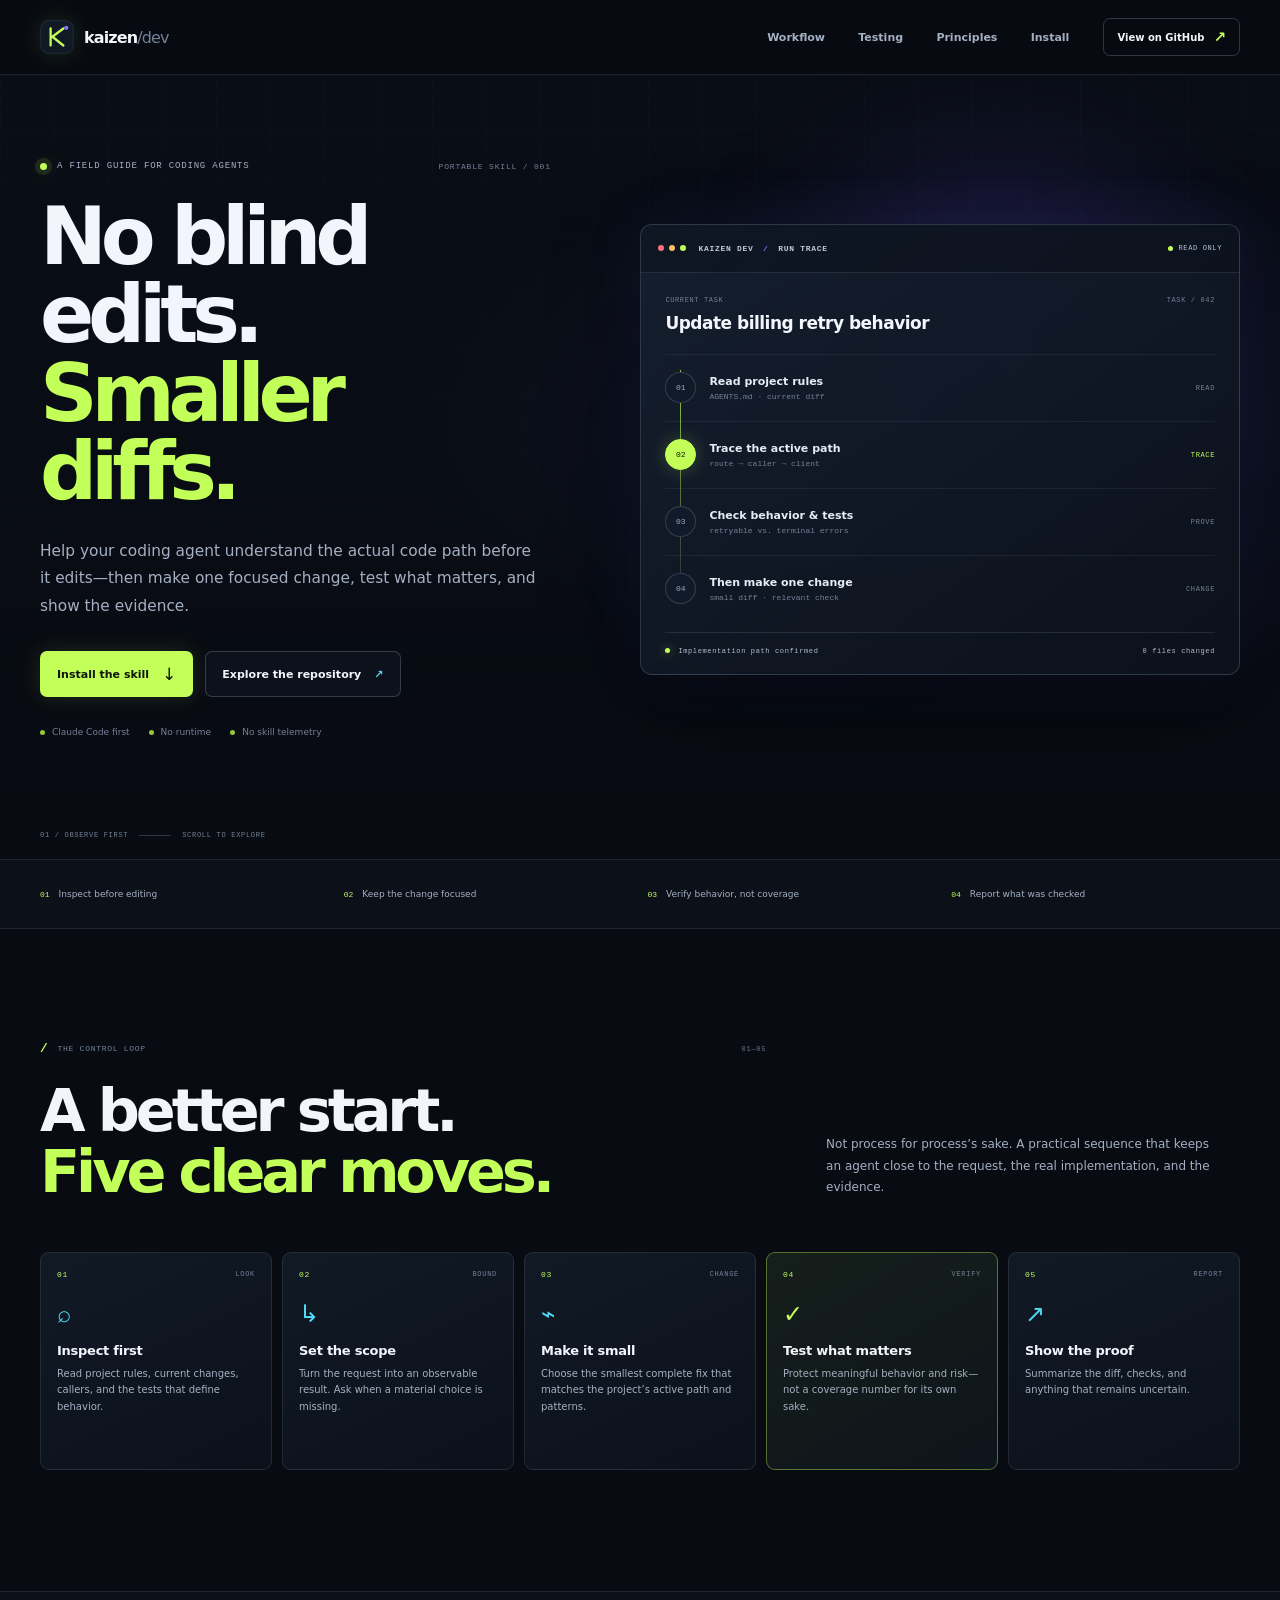
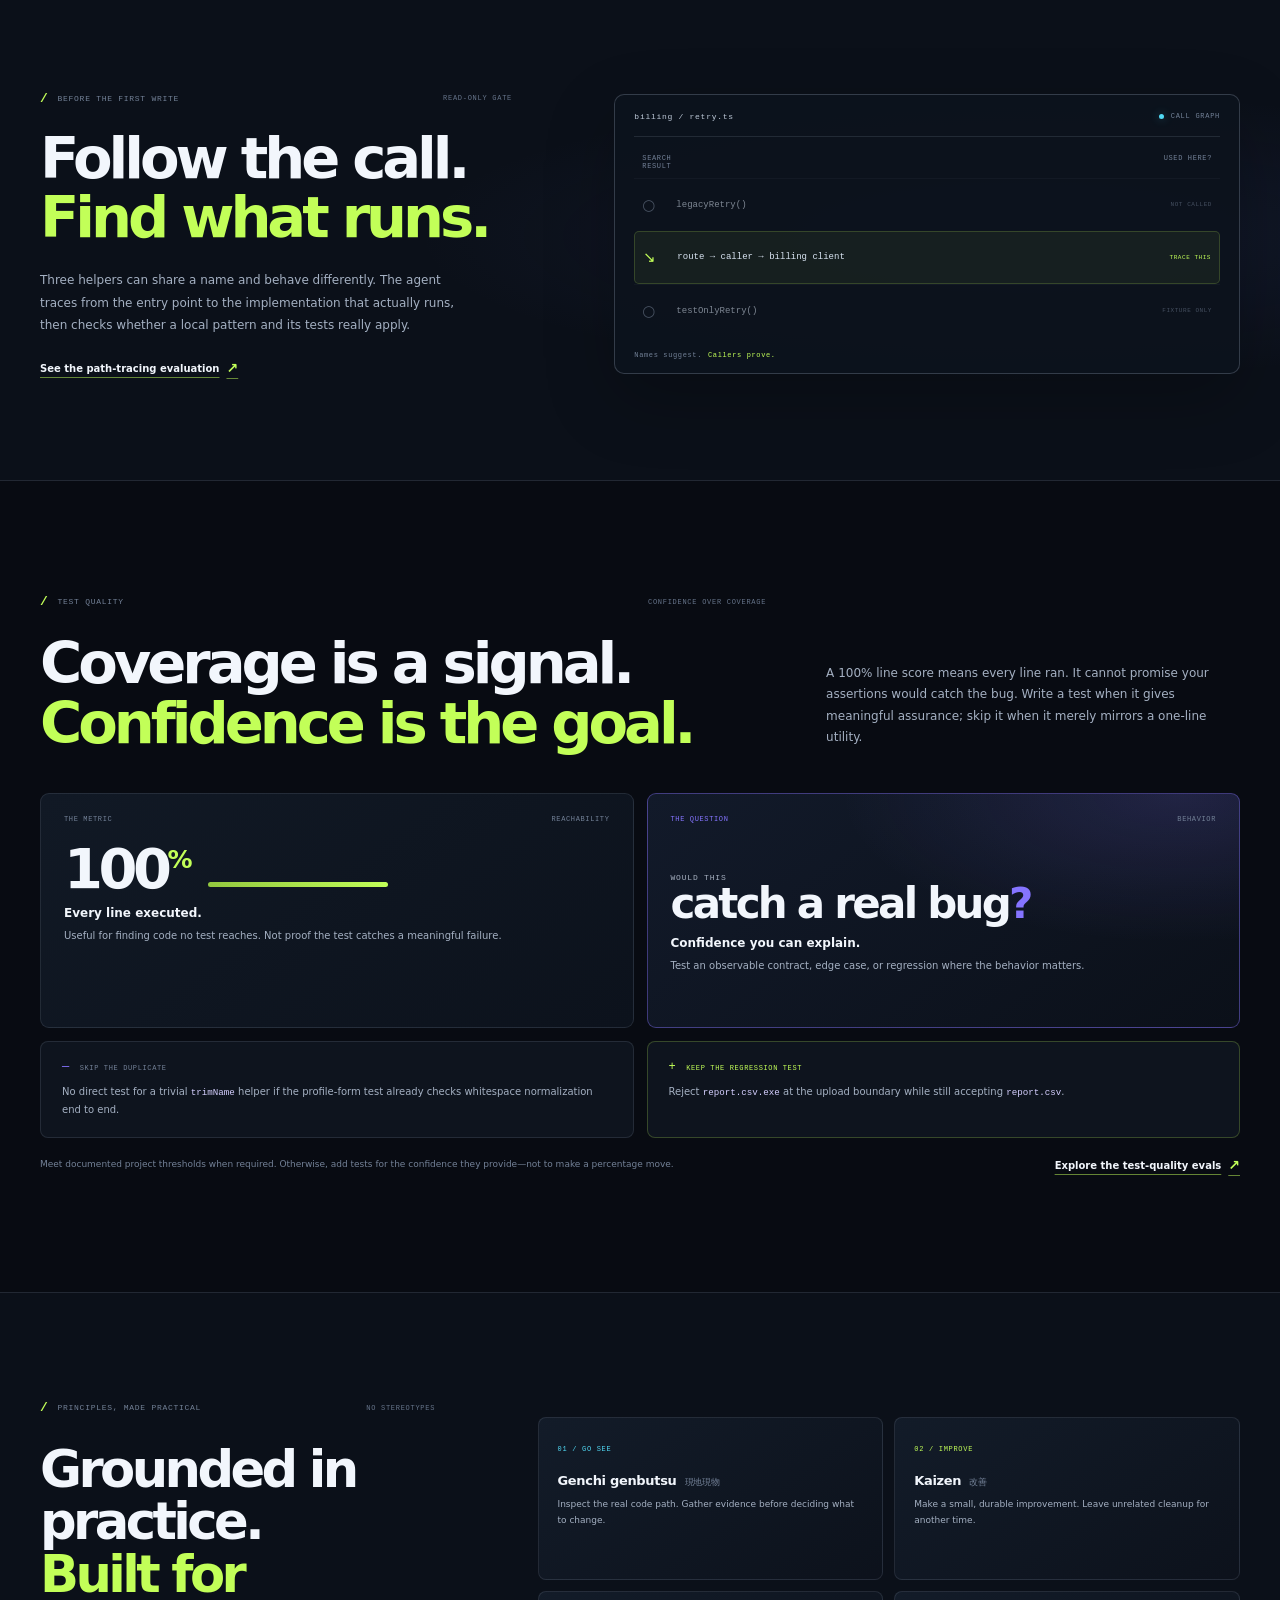
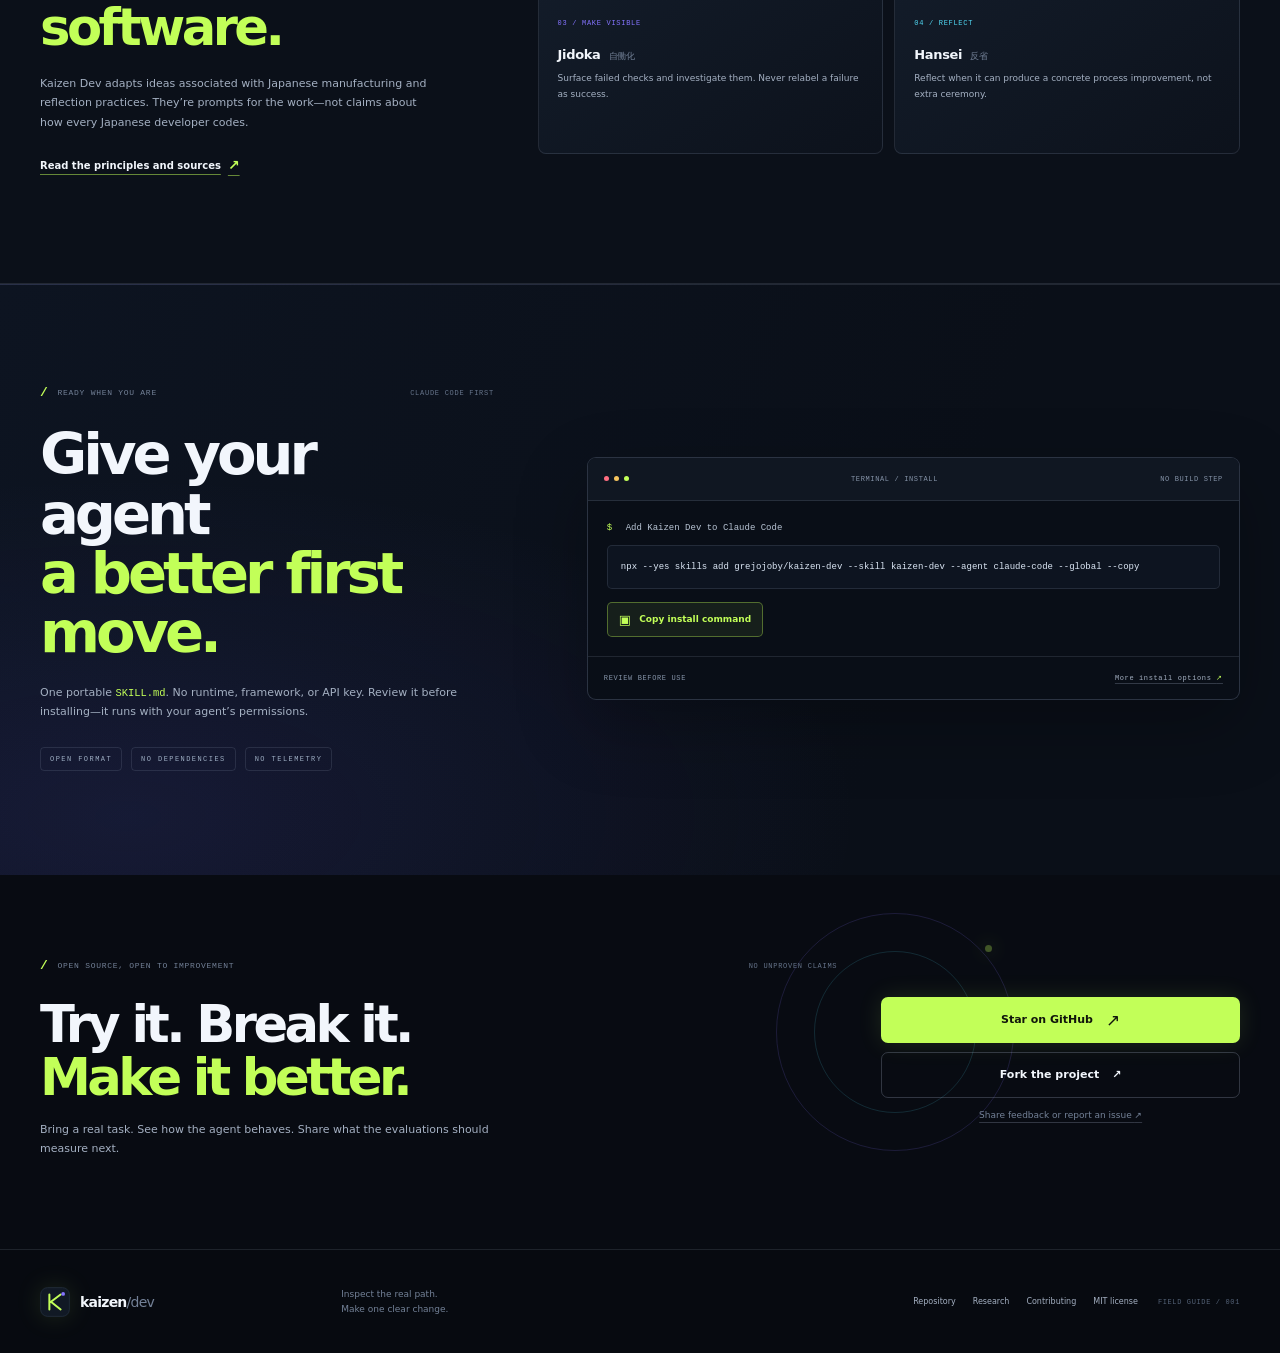
<file: site/index.html>
<!doctype html>
<html lang="en">
<head>
  <meta charset="utf-8">
  <meta name="viewport" content="width=device-width, initial-scale=1">
  <meta name="theme-color" content="#080b12">
  <meta name="description" content="A portable coding-agent skill for inspecting before edits, making smaller changes, and testing behavior that matters—not chasing coverage.">
  <meta name="keywords" content="agent skills, coding agents, software engineering, developer tools, Claude Code">
  <link rel="canonical" href="https://grejojoby.github.io/kaizen-dev/">
  <link rel="icon" type="image/svg+xml" href="assets/mark.svg">
  <link rel="stylesheet" href="styles.css">
  <meta property="og:type" content="website">
  <meta property="og:site_name" content="Kaizen Dev">
  <meta property="og:title" content="Kaizen Dev — No blind edits. Smaller diffs.">
  <meta property="og:description" content="A portable workflow for coding agents: inspect the real path, make one focused change, and test what matters.">
  <meta property="og:url" content="https://grejojoby.github.io/kaizen-dev/">
  <meta property="og:image" content="https://grejojoby.github.io/kaizen-dev/assets/og-card.png">
  <meta property="og:image:width" content="1200">
  <meta property="og:image:height" content="630">
  <meta property="og:image:alt" content="Kaizen Dev workflow preview on a midnight developer-tool interface.">
  <meta name="twitter:card" content="summary_large_image">
  <meta name="twitter:title" content="Kaizen Dev — No blind edits. Smaller diffs.">
  <meta name="twitter:description" content="Inspect the real code path. Make one focused change. Test behavior that matters.">
  <meta name="twitter:image" content="https://grejojoby.github.io/kaizen-dev/assets/og-card.png">
  <title>Kaizen Dev — No blind edits. Smaller diffs.</title>
</head>
<body>
  <a class="skip-link" href="#main">Skip to content</a>

  <header class="topbar">
    <div class="topbar-inner">
      <a class="brand" href="#top" aria-label="Kaizen Dev home">
        <img src="assets/mark.svg" width="34" height="34" alt="">
        <span>kaizen<span class="brand-suffix">/dev</span></span>
      </a>
      <nav class="main-nav" aria-label="Main navigation">
        <a href="#method">Workflow</a>
        <a href="#test-quality">Testing</a>
        <a href="#principles">Principles</a>
        <a href="#install">Install</a>
      </nav>
      <a class="nav-cta" href="https://github.com/grejojoby/kaizen-dev" target="_blank" rel="noreferrer">View on GitHub <span aria-hidden="true">↗</span></a>
    </div>
  </header>

  <main id="main">
    <section class="hero" id="top" aria-labelledby="hero-title">
      <div class="hero-grid" aria-hidden="true"></div>
      <div class="hero-glow hero-glow-violet" aria-hidden="true"></div>
      <div class="hero-glow hero-glow-cyan" aria-hidden="true"></div>
      <div class="hero-shell page-wrap">
        <div class="hero-copy">
          <p class="eyebrow"><span class="live-dot" aria-hidden="true"></span> A field guide for coding agents <span class="eyebrow-id">PORTABLE SKILL / 001</span></p>
          <h1 id="hero-title">No blind edits.<br><span>Smaller diffs.</span></h1>
          <p class="hero-lede">Help your coding agent understand the actual code path before it edits—then make one focused change, test what matters, and show the evidence.</p>
          <div class="hero-actions">
            <a class="button button-primary" href="#install">Install the skill <span aria-hidden="true">↓</span></a>
            <a class="button button-quiet" href="https://github.com/grejojoby/kaizen-dev" target="_blank" rel="noreferrer">Explore the repository <span aria-hidden="true">↗</span></a>
          </div>
          <div class="hero-proof" aria-label="Product facts">
            <span><i aria-hidden="true"></i> Claude Code first</span>
            <span><i aria-hidden="true"></i> No runtime</span>
            <span><i aria-hidden="true"></i> No skill telemetry</span>
          </div>
        </div>

        <aside class="trace-window" aria-label="A preview of the inspect-before-edit workflow">
          <div class="window-top">
            <div class="window-controls" aria-hidden="true"><i></i><i></i><i></i></div>
            <span class="window-title">KAIZEN DEV <b>/</b> RUN TRACE</span>
            <span class="read-only"><i aria-hidden="true"></i> READ ONLY</span>
          </div>
          <div class="trace-content">
            <div class="trace-task-row"><span class="trace-task-label">CURRENT TASK</span><span class="trace-task-id">TASK / 042</span></div>
            <p class="trace-task">Update billing retry behavior</p>
            <div class="trace-steps">
              <div class="trace-step">
                <span class="trace-step-number">01</span>
                <div><strong>Read project rules</strong><small>AGENTS.md · current diff</small></div>
                <span class="step-state">READ</span>
              </div>
              <div class="trace-step trace-step-active">
                <span class="trace-step-number">02</span>
                <div><strong>Trace the active path</strong><small>route → caller → client</small></div>
                <span class="step-state">TRACE</span>
              </div>
              <div class="trace-step">
                <span class="trace-step-number">03</span>
                <div><strong>Check behavior &amp; tests</strong><small>retryable vs. terminal errors</small></div>
                <span class="step-state">PROVE</span>
              </div>
              <div class="trace-step">
                <span class="trace-step-number">04</span>
                <div><strong>Then make one change</strong><small>small diff · relevant check</small></div>
                <span class="step-state">CHANGE</span>
              </div>
            </div>
            <div class="trace-window-foot"><span class="foot-led" aria-hidden="true"></span> Implementation path confirmed <span class="foot-spacer"></span> 0 files changed</div>
          </div>
        </aside>
      </div>
      <div class="hero-scroll page-wrap"><span>01 / OBSERVE FIRST</span><span class="scroll-rule"></span><span>SCROLL TO EXPLORE</span></div>
    </section>

    <section class="signal-rail" aria-label="Product qualities">
      <div class="signal-rail-inner page-wrap">
        <span><b>01</b> Inspect before editing</span>
        <span><b>02</b> Keep the change focused</span>
        <span><b>03</b> Verify behavior, not coverage</span>
        <span><b>04</b> Report what was checked</span>
      </div>
    </section>

    <section class="workflow-section page-wrap" id="method" aria-labelledby="workflow-title">
      <div class="section-heading">
        <div>
          <p class="section-kicker"><span class="kicker-mark">/</span> THE CONTROL LOOP <span>01—05</span></p>
          <h2 id="workflow-title">A better start.<br><span>Five clear moves.</span></h2>
        </div>
        <p class="section-intro">Not process for process’s sake. A practical sequence that keeps an agent close to the request, the real implementation, and the evidence.</p>
      </div>
      <ol class="workflow-grid">
        <li class="workflow-card">
          <span class="workflow-index">01 <i>LOOK</i></span>
          <span class="workflow-symbol" aria-hidden="true">⌕</span>
          <h3>Inspect first</h3>
          <p>Read project rules, current changes, callers, and the tests that define behavior.</p>
        </li>
        <li class="workflow-card">
          <span class="workflow-index">02 <i>BOUND</i></span>
          <span class="workflow-symbol" aria-hidden="true">↳</span>
          <h3>Set the scope</h3>
          <p>Turn the request into an observable result. Ask when a material choice is missing.</p>
        </li>
        <li class="workflow-card">
          <span class="workflow-index">03 <i>CHANGE</i></span>
          <span class="workflow-symbol" aria-hidden="true">⌁</span>
          <h3>Make it small</h3>
          <p>Choose the smallest complete fix that matches the project’s active path and patterns.</p>
        </li>
        <li class="workflow-card workflow-card-highlight">
          <span class="workflow-index">04 <i>VERIFY</i></span>
          <span class="workflow-symbol" aria-hidden="true">✓</span>
          <h3>Test what matters</h3>
          <p>Protect meaningful behavior and risk—not a coverage number for its own sake.</p>
        </li>
        <li class="workflow-card">
          <span class="workflow-index">05 <i>REPORT</i></span>
          <span class="workflow-symbol" aria-hidden="true">↗</span>
          <h3>Show the proof</h3>
          <p>Summarize the diff, checks, and anything that remains uncertain.</p>
        </li>
      </ol>
    </section>

    <section class="path-section" id="inspect" aria-labelledby="path-title">
      <div class="path-layout page-wrap">
        <div class="path-copy">
          <p class="section-kicker"><span class="kicker-mark">/</span> BEFORE THE FIRST WRITE <span>READ-ONLY GATE</span></p>
          <h2 id="path-title">Follow the call.<br><span>Find what runs.</span></h2>
          <p>Three helpers can share a name and behave differently. The agent traces from the entry point to the implementation that actually runs, then checks whether a local pattern and its tests really apply.</p>
          <a class="text-link" href="https://github.com/grejojoby/kaizen-dev/blob/main/evals/cases.json" target="_blank" rel="noreferrer">See the path-tracing evaluation <span aria-hidden="true">↗</span></a>
        </div>
        <div class="path-panel" aria-label="Example of distinguishing search results from the execution path">
          <div class="path-panel-head"><span>billing / retry.ts</span><span class="path-panel-status"><i aria-hidden="true"></i> CALL GRAPH</span></div>
          <div class="path-columns"><span>SEARCH RESULT</span><span></span><span>USED HERE?</span></div>
          <div class="path-entry path-entry-muted"><span class="path-entry-icon">○</span><code>legacyRetry()</code><span class="path-entry-tag">NOT CALLED</span></div>
          <div class="path-entry path-entry-live"><span class="path-entry-icon">↘</span><code>route → caller → billing client</code><span class="path-entry-tag">TRACE THIS</span></div>
          <div class="path-entry path-entry-muted"><span class="path-entry-icon">○</span><code>testOnlyRetry()</code><span class="path-entry-tag">FIXTURE ONLY</span></div>
          <div class="path-panel-foot"><span>Names suggest.</span><b>Callers prove.</b></div>
        </div>
      </div>
    </section>

    <section class="test-section page-wrap" id="test-quality" aria-labelledby="test-title">
      <div class="test-heading">
        <div>
          <p class="section-kicker"><span class="kicker-mark">/</span> TEST QUALITY <span>CONFIDENCE OVER COVERAGE</span></p>
          <h2 id="test-title">Coverage is a signal.<br><span>Confidence is the goal.</span></h2>
        </div>
        <p class="section-intro">A 100% line score means every line ran. It cannot promise your assertions would catch the bug. Write a test when it gives meaningful assurance; skip it when it merely mirrors a one-line utility.</p>
      </div>
      <div class="test-compare">
        <article class="test-card test-card-coverage">
          <div class="test-card-top"><span>THE METRIC</span><span>REACHABILITY</span></div>
          <div class="coverage-readout"><strong>100<sup>%</sup></strong><div class="coverage-track" aria-label="Illustrative coverage metric, not a project result"><span></span></div></div>
          <h3>Every line executed.</h3>
          <p>Useful for finding code no test reaches. Not proof the test catches a meaningful failure.</p>
        </article>
        <article class="test-card test-card-quality">
          <div class="test-card-top"><span>THE QUESTION</span><span>BEHAVIOR</span></div>
          <div class="quality-readout"><span>WOULD THIS</span><strong>catch a real bug<span>?</span></strong></div>
          <h3>Confidence you can explain.</h3>
          <p>Test an observable contract, edge case, or regression where the behavior matters.</p>
        </article>
      </div>
      <div class="test-examples">
        <article class="test-example test-example-skip">
          <span class="example-tag"><i aria-hidden="true">—</i> SKIP THE DUPLICATE</span>
          <p>No direct test for a trivial <code>trimName</code> helper if the profile-form test already checks whitespace normalization end to end.</p>
        </article>
        <article class="test-example test-example-keep">
          <span class="example-tag"><i aria-hidden="true">+</i> KEEP THE REGRESSION TEST</span>
          <p>Reject <code>report.csv.exe</code> at the upload boundary while still accepting <code>report.csv</code>.</p>
        </article>
      </div>
      <div class="test-section-foot"><p>Meet documented project thresholds when required. Otherwise, add tests for the confidence they provide—not to make a percentage move.</p><a class="text-link" href="https://github.com/grejojoby/kaizen-dev/blob/main/evals/cases.json" target="_blank" rel="noreferrer">Explore the test-quality evals <span aria-hidden="true">↗</span></a></div>
    </section>

    <section class="principles-section" id="principles" aria-labelledby="principles-title">
      <div class="principles-layout page-wrap">
        <div class="principles-heading">
          <p class="section-kicker"><span class="kicker-mark">/</span> PRINCIPLES, MADE PRACTICAL <span>NO STEREOTYPES</span></p>
          <h2 id="principles-title">Grounded in practice.<br><span>Built for software.</span></h2>
          <p>Kaizen Dev adapts ideas associated with Japanese manufacturing and reflection practices. They’re prompts for the work—not claims about how every Japanese developer codes.</p>
          <a class="text-link" href="https://github.com/grejojoby/kaizen-dev/blob/main/docs/principles.md" target="_blank" rel="noreferrer">Read the principles and sources <span aria-hidden="true">↗</span></a>
        </div>
        <div class="principles-grid">
          <article class="principle-card">
            <span class="principle-code">01 / GO SEE</span>
            <h3>Genchi genbutsu <small>現地現物</small></h3>
            <p>Inspect the real code path. Gather evidence before deciding what to change.</p>
          </article>
          <article class="principle-card">
            <span class="principle-code">02 / IMPROVE</span>
            <h3>Kaizen <small>改善</small></h3>
            <p>Make a small, durable improvement. Leave unrelated cleanup for another time.</p>
          </article>
          <article class="principle-card">
            <span class="principle-code">03 / MAKE VISIBLE</span>
            <h3>Jidoka <small>自働化</small></h3>
            <p>Surface failed checks and investigate them. Never relabel a failure as success.</p>
          </article>
          <article class="principle-card">
            <span class="principle-code">04 / REFLECT</span>
            <h3>Hansei <small>反省</small></h3>
            <p>Reflect when it can produce a concrete process improvement, not extra ceremony.</p>
          </article>
        </div>
      </div>
    </section>

    <section class="install-section" id="install" aria-labelledby="install-title">
      <div class="install-layout page-wrap">
        <div class="install-copy">
          <p class="section-kicker"><span class="kicker-mark">/</span> READY WHEN YOU ARE <span>CLAUDE CODE FIRST</span></p>
          <h2 id="install-title">Give your agent<br><span>a better first move.</span></h2>
          <p>One portable <code>SKILL.md</code>. No runtime, framework, or API key. Review it before installing—it runs with your agent’s permissions.</p>
          <div class="install-facts"><span>OPEN FORMAT</span><span>NO DEPENDENCIES</span><span>NO TELEMETRY</span></div>
        </div>
        <div class="terminal-card">
          <div class="terminal-top"><div class="terminal-dots" aria-hidden="true"><i></i><i></i><i></i></div><span>TERMINAL / INSTALL</span><span>NO BUILD STEP</span></div>
          <div class="terminal-body">
            <p class="terminal-prompt"><span>$</span> Add Kaizen Dev to Claude Code</p>
            <code id="install-command">npx --yes skills add grejojoby/kaizen-dev --skill kaizen-dev --agent claude-code --global --copy</code>
            <button class="copy-button" type="button" id="copy-install" aria-describedby="copy-status"><span aria-hidden="true">▣</span> Copy install command</button>
            <span id="copy-status" class="copy-status" aria-live="polite"></span>
          </div>
          <div class="terminal-bottom"><span>REVIEW BEFORE USE</span><a href="https://github.com/grejojoby/kaizen-dev/blob/main/docs/install.md" target="_blank" rel="noreferrer">More install options <span aria-hidden="true">↗</span></a></div>
        </div>
      </div>
    </section>

    <section class="community-section page-wrap" aria-labelledby="community-title">
      <div class="community-orbit" aria-hidden="true"><span></span><i></i><b></b></div>
      <div class="community-copy">
        <p class="section-kicker"><span class="kicker-mark">/</span> OPEN SOURCE, OPEN TO IMPROVEMENT <span>NO UNPROVEN CLAIMS</span></p>
        <h2 id="community-title">Try it. Break it.<br><span>Make it better.</span></h2>
        <p>Bring a real task. See how the agent behaves. Share what the evaluations should measure next.</p>
      </div>
      <div class="community-actions">
        <a class="button button-primary" href="https://github.com/grejojoby/kaizen-dev" target="_blank" rel="noreferrer">Star on GitHub <span aria-hidden="true">↗</span></a>
        <a class="button button-outline" href="https://github.com/grejojoby/kaizen-dev/fork" target="_blank" rel="noreferrer">Fork the project <span aria-hidden="true">↗</span></a>
        <a class="community-feedback" href="https://github.com/grejojoby/kaizen-dev/issues/new/choose" target="_blank" rel="noreferrer">Share feedback or report an issue <span aria-hidden="true">↗</span></a>
      </div>
    </section>
  </main>

  <footer class="site-footer">
    <div class="footer-inner page-wrap">
      <a class="brand footer-brand" href="#top"><img src="assets/mark.svg" width="30" height="30" alt=""><span>kaizen<span class="brand-suffix">/dev</span></span></a>
      <p>Inspect the real path.<br>Make one clear change.</p>
      <nav aria-label="Footer navigation">
        <a href="https://github.com/grejojoby/kaizen-dev" target="_blank" rel="noreferrer">Repository</a>
        <a href="https://github.com/grejojoby/kaizen-dev/blob/main/docs/research.md" target="_blank" rel="noreferrer">Research</a>
        <a href="https://github.com/grejojoby/kaizen-dev/blob/main/CONTRIBUTING.md" target="_blank" rel="noreferrer">Contributing</a>
        <a href="https://github.com/grejojoby/kaizen-dev/blob/main/LICENSE" target="_blank" rel="noreferrer">MIT license</a>
      </nav>
      <span class="footer-index">FIELD GUIDE / 001</span>
    </div>
  </footer>

  <script src="app.js" defer></script>
</body>
</html>
</file>
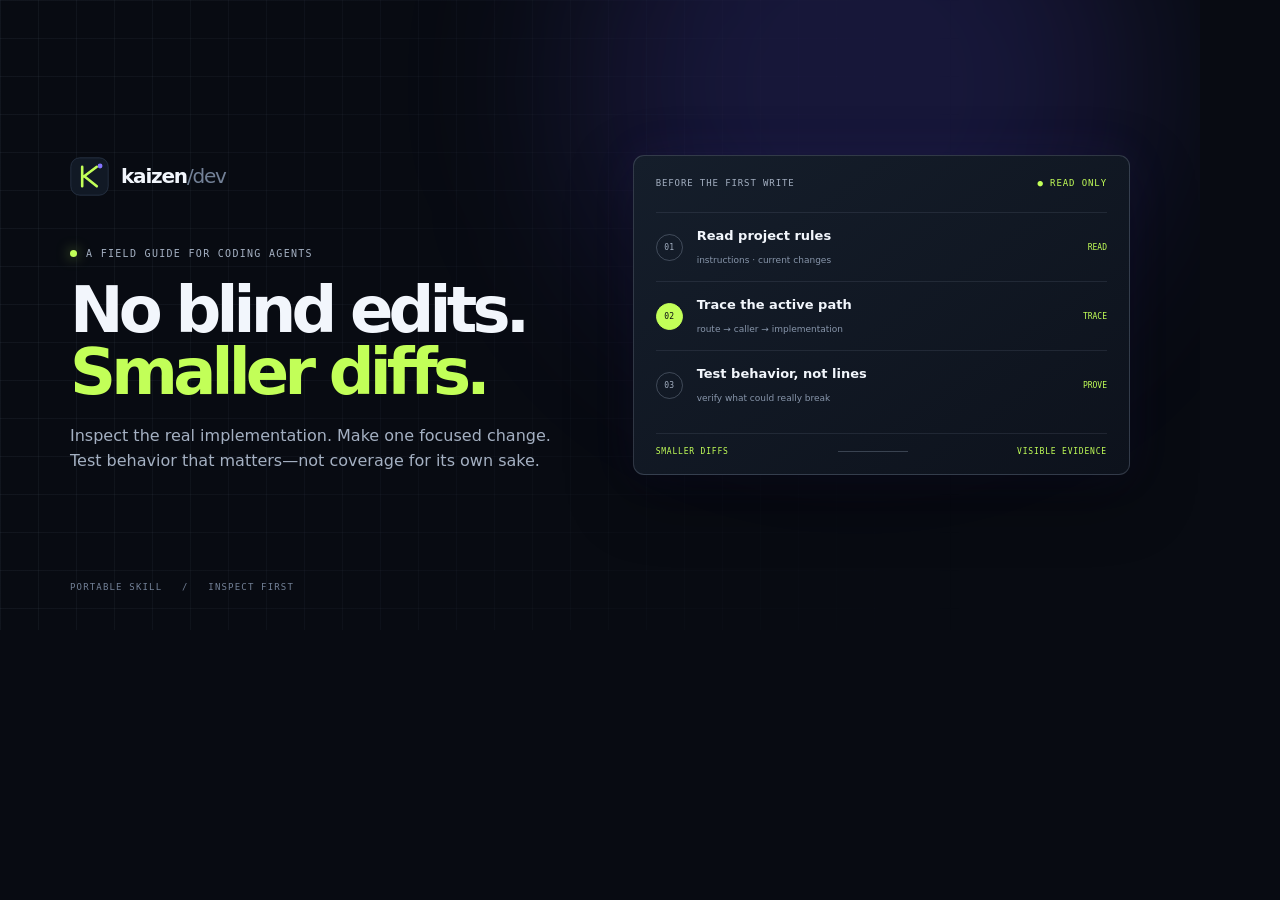
<file: scripts/social-card.html>
<!doctype html>
<html lang="en">
<head>
  <meta charset="utf-8">
  <meta name="viewport" content="width=1200, initial-scale=1">
  <title>Kaizen Dev — Open Graph card source</title>
  <style>
    * { box-sizing: border-box; }
    html, body { width: 1200px; height: 630px; margin: 0; overflow: hidden; }
    body { position: relative; background: #080b12; color: #f2f6fc; font-family: Inter, ui-sans-serif, system-ui, sans-serif; }
    body::before { position:absolute; inset:0; background-image:linear-gradient(rgba(139,157,187,.075) 1px,transparent 1px),linear-gradient(90deg,rgba(139,157,187,.075) 1px,transparent 1px); background-size:38px 38px; mask-image:linear-gradient(to right,#000,transparent 82%); content:""; }
    body::after { position:absolute; top:-190px; right:65px; width:550px; height:550px; border-radius:50%; background:rgba(103,82,255,.17); filter:blur(90px); content:""; }
    .page { position:relative; z-index:1; display:grid; width:100%; height:100%; grid-template-columns:1.02fr .98fr; gap:45px; align-items:center; padding:58px 70px; }
    .brand { display:flex; align-items:center; gap:12px; color:#f2f6fc; font-size:20px; font-weight:760; letter-spacing:-.06em; }
    .mark { width:39px; height:39px; }
    .slash { color:#738197; font-weight:500; }
    .label { display:flex; align-items:center; gap:9px; margin:52px 0 19px; color:#a4b0c2; font:10px/1.2 monospace; letter-spacing:.13em; text-transform:uppercase; }
    .dot { width:7px; height:7px; border-radius:50%; background:#c2ff58; box-shadow:0 0 13px rgba(194,255,88,.6); }
    h1 { margin:0 0 19px; font-size:64px; font-weight:770; line-height:.98; letter-spacing:-.075em; }
    h1 span { color:#c2ff58; }
    .description { max-width:505px; margin:0; color:#a4b0c2; font-size:16px; line-height:1.58; }
    .index { position:absolute; bottom:38px; left:70px; color:#738197; font:9px monospace; letter-spacing:.13em; }
    .card { padding:22px 22px 18px; border:1px solid rgba(184,199,222,.2); border-radius:11px; background:linear-gradient(145deg,#151e2b,#0d121c); box-shadow:0 22px 65px rgba(0,0,0,.34),0 0 45px rgba(103,82,255,.08); }
    .card-head,.card-foot { display:flex; align-items:center; justify-content:space-between; color:#a4b0c2; font:9px monospace; letter-spacing:.1em; }
    .pill { color:#c2ff58; }
    .steps { margin:24px 0 14px; }
    .step { display:grid; min-height:69px; grid-template-columns:31px 1fr auto; gap:10px; align-items:center; border-top:1px solid rgba(184,199,222,.1); }
    .num { display:grid; width:27px; height:27px; place-items:center; border:1px solid rgba(184,199,222,.27); border-radius:50%; color:#a4b0c2; font:8px monospace; }
    .step:nth-child(2) .num { border-color:#c2ff58; background:#c2ff58; color:#080b12; }
    .step b { display:block; margin:0 0 5px; color:#f2f6fc; font-size:13px; font-weight:620; }
    .step small { color:#8795aa; font-size:9px; }
    .step em { color:#c2ff58; font:8px monospace; font-style:normal; }
    .card-foot { padding-top:13px; border-top:1px solid rgba(184,199,222,.1); color:#c2ff58; font-size:8px; }
    .foot-rule { width:70px; height:1px; background:rgba(184,199,222,.25); }
  </style>
</head>
<body>
  <main class="page">
    <section>
      <div class="brand">
        <svg class="mark" viewBox="0 0 48 48" aria-hidden="true"><rect x="1" y="1" width="46" height="46" rx="11" fill="#111925" stroke="#2b3749"/><path d="M15 12v24M17 24l16-12M18 24l15 12" fill="none" stroke="#c2ff58" stroke-linecap="round" stroke-linejoin="round" stroke-width="3.2"/><circle cx="37" cy="11" r="3" fill="#8574ff"/></svg>
        <span>kaizen<span class="slash">/dev</span></span>
      </div>
      <p class="label"><span class="dot"></span> A field guide for coding agents</p>
      <h1>No blind edits.<br><span>Smaller diffs.</span></h1>
      <p class="description">Inspect the real implementation. Make one focused change. Test behavior that matters—not coverage for its own sake.</p>
      <div class="index">PORTABLE SKILL &nbsp; / &nbsp; INSPECT FIRST</div>
    </section>
    <aside class="card" aria-label="Kaizen Dev workflow preview">
      <div class="card-head"><span>BEFORE THE FIRST WRITE</span><span class="pill">● READ ONLY</span></div>
      <div class="steps">
        <div class="step"><span class="num">01</span><div><b>Read project rules</b><small>instructions · current changes</small></div><em>READ</em></div>
        <div class="step"><span class="num">02</span><div><b>Trace the active path</b><small>route → caller → implementation</small></div><em>TRACE</em></div>
        <div class="step"><span class="num">03</span><div><b>Test behavior, not lines</b><small>verify what could really break</small></div><em>PROVE</em></div>
      </div>
      <div class="card-foot"><span>SMALLER DIFFS</span><span class="foot-rule"></span><span>VISIBLE EVIDENCE</span></div>
    </aside>
  </main>
</body>
</html>
</file>
<file: site/styles.css>
@charset "UTF-8";

:root {
  color-scheme: dark;
  --bg: #080b12;
  --bg-raised: #0d121c;
  --surface: #101722;
  --surface-raised: #151e2b;
  --surface-deep: #090e17;
  --line: rgba(184, 199, 222, .13);
  --line-strong: rgba(184, 199, 222, .23);
  --ink: #f2f6fc;
  --ink-soft: #a4b0c2;
  --ink-faint: #738197;
  --lime: #c2ff58;
  --lime-dim: #93c83f;
  --violet: #8574ff;
  --cyan: #51d9f4;
  --mono: "SFMono-Regular", Consolas, "Liberation Mono", monospace;
  --sans: Inter, ui-sans-serif, system-ui, -apple-system, BlinkMacSystemFont, "Segoe UI", sans-serif;
  --page: min(1200px, calc(100% - 56px));
  --ease: cubic-bezier(.2, .7, .2, 1);
}

* { box-sizing: border-box; }
html { scroll-behavior: smooth; scroll-padding-top: 90px; background: var(--bg); }
body { margin: 0; background: var(--bg); color: var(--ink); font-family: var(--sans); -webkit-font-smoothing: antialiased; }
a { color: inherit; text-underline-offset: .22em; }
button { font: inherit; }
::selection { background: var(--lime); color: #080b12; }
.page-wrap { width: var(--page); margin-inline: auto; }
.skip-link { position: fixed; top: 10px; left: 10px; z-index: 30; padding: 12px 16px; transform: translateY(-160%); background: var(--lime); color: var(--bg); font-weight: 750; }
.skip-link:focus { transform: translateY(0); }
:focus-visible { outline: 3px solid var(--lime); outline-offset: 4px; }

.topbar { position: sticky; top: 0; z-index: 20; border-bottom: 1px solid var(--line); background: rgba(8, 11, 18, .84); backdrop-filter: blur(18px); }
.topbar-inner { display: flex; width: var(--page); min-height: 74px; align-items: center; gap: 34px; margin-inline: auto; }
.brand { display: inline-flex; flex: none; align-items: center; gap: 10px; color: var(--ink); font-size: 16px; font-weight: 760; letter-spacing: -.055em; text-decoration: none; }
.brand img { display: block; flex: none; filter: drop-shadow(0 0 12px rgba(194, 255, 88, .12)); }
.brand-suffix { color: var(--ink-faint); font-weight: 540; }
.main-nav { display: flex; align-items: center; gap: clamp(17px, 2.6vw, 34px); margin-left: auto; }
.main-nav a { color: var(--ink-soft); font-size: 11px; font-weight: 620; text-decoration: none; transition: color .18s var(--ease); }
.main-nav a:hover { color: var(--lime); }
.nav-cta { display: inline-flex; flex: none; min-height: 38px; align-items: center; gap: 9px; padding: 0 13px; border: 1px solid var(--line-strong); border-radius: 7px; color: var(--ink); font-size: 10px; font-weight: 670; text-decoration: none; transition: border-color .18s var(--ease), background .18s var(--ease); }
.nav-cta span { color: var(--lime); font-size: 15px; }
.nav-cta:hover { border-color: var(--lime); background: rgba(194, 255, 88, .06); }

.hero { position: relative; overflow: hidden; min-height: 656px; isolation: isolate; border-bottom: 1px solid var(--line); background: radial-gradient(ellipse at 78% 45%, rgba(57, 68, 139, .18), transparent 43%), linear-gradient(180deg, #090d15 0%, #080b12 100%); }
.hero-grid { position: absolute; z-index: -2; inset: 0; opacity: .34; background-image: linear-gradient(rgba(139, 157, 187, .08) 1px, transparent 1px), linear-gradient(90deg, rgba(139, 157, 187, .08) 1px, transparent 1px); background-size: 54px 54px; mask-image: linear-gradient(to bottom, #000 0%, transparent 84%); pointer-events: none; }
.hero-glow { position: absolute; z-index: -1; border-radius: 50%; filter: blur(75px); pointer-events: none; }
.hero-glow-violet { top: 100px; right: 8%; width: 360px; height: 310px; background: rgba(111, 83, 255, .19); }
.hero-glow-cyan { top: 340px; right: 28%; width: 230px; height: 180px; background: rgba(30, 183, 219, .1); }
.hero-shell { display: grid; grid-template-columns: minmax(0, .92fr) minmax(460px, 1.08fr); gap: clamp(40px, 7vw, 92px); align-items: center; padding-top: 86px; padding-bottom: 94px; }
.hero-copy { position: relative; z-index: 1; }
.eyebrow, .section-kicker, .window-title, .read-only, .trace-task-label, .trace-task-id, .step-state, .trace-window-foot, .workflow-index, .path-panel-head, .path-columns, .path-entry-tag, .path-panel-foot, .test-card-top, .example-tag, .install-facts, .terminal-top, .terminal-bottom, .footer-index { font-family: var(--mono); letter-spacing: .09em; }
.eyebrow { display: flex; align-items: center; gap: 10px; margin: 0 0 27px; color: var(--ink-soft); font-size: 9px; text-transform: uppercase; }
.live-dot { width: 7px; height: 7px; flex: none; border-radius: 50%; background: var(--lime); box-shadow: 0 0 0 5px rgba(194, 255, 88, .1), 0 0 20px rgba(194, 255, 88, .4); }
.eyebrow-id { margin-left: auto; color: var(--ink-faint); font-size: 8px; white-space: nowrap; }
.hero h1 { margin: 0; font-size: clamp(54px, 6.4vw, 80px); font-weight: 780; line-height: .98; letter-spacing: -.078em; }
.hero h1 span, .section-heading h2 span, .path-copy h2 span, .test-heading h2 span, .principles-heading h2 span, .install-copy h2 span, .community-copy h2 span { color: var(--lime); }
.hero-lede { max-width: 500px; margin: 26px 0 0; color: var(--ink-soft); font-size: clamp(14px, 1.2vw, 16px); line-height: 1.8; }
.hero-actions { display: flex; flex-wrap: wrap; align-items: center; gap: 12px; margin-top: 31px; }
.button { display: inline-flex; min-height: 46px; align-items: center; justify-content: center; gap: 13px; padding: 0 16px; border: 1px solid transparent; border-radius: 7px; font-size: 11px; font-weight: 720; text-decoration: none; transition: transform .18s var(--ease), border-color .18s var(--ease), background .18s var(--ease), color .18s var(--ease); }
.button:hover { transform: translateY(-2px); }
.button-primary { background: var(--lime); color: #10150b; box-shadow: 0 0 24px rgba(194, 255, 88, .12); }
.button-primary:hover { background: #d5ff8b; }
.button-primary span { font-size: 17px; font-weight: 500; }
.button-quiet { border-color: var(--line-strong); background: rgba(15, 21, 32, .7); color: var(--ink); }
.button-quiet span { color: var(--cyan); }
.button-quiet:hover { border-color: rgba(81, 217, 244, .7); background: rgba(81, 217, 244, .06); }
.hero-proof { display: flex; flex-wrap: wrap; gap: 10px 19px; margin-top: 30px; }
.hero-proof span { display: inline-flex; align-items: center; gap: 7px; color: var(--ink-faint); font-size: 9px; }
.hero-proof i { width: 5px; height: 5px; border-radius: 50%; background: var(--lime-dim); }

.trace-window { overflow: hidden; border: 1px solid rgba(169, 190, 224, .2); border-radius: 12px; background: linear-gradient(145deg, rgba(21, 31, 47, .97), rgba(12, 17, 27, .98)); box-shadow: 0 30px 90px rgba(0, 0, 0, .38), 0 0 65px rgba(101, 88, 255, .09); }
.window-top { display: flex; min-height: 48px; align-items: center; gap: 12px; padding: 0 17px; border-bottom: 1px solid var(--line); background: rgba(7, 11, 18, .35); }
.window-controls, .terminal-dots { display: flex; flex: none; gap: 5px; }
.window-controls i, .terminal-dots i { width: 6px; height: 6px; border-radius: 50%; background: #445168; }
.window-controls i:first-child, .terminal-dots i:first-child { background: #ff6e81; }
.window-controls i:nth-child(2), .terminal-dots i:nth-child(2) { background: #f5c45e; }
.window-controls i:nth-child(3), .terminal-dots i:nth-child(3) { background: var(--lime); }
.window-title { color: #bdc9db; font-size: 8px; font-weight: 600; }
.window-title b { padding: 0 4px; color: var(--violet); }
.read-only { display: inline-flex; align-items: center; gap: 6px; margin-left: auto; color: #b7c3d5; font-size: 7px; }
.read-only i { width: 5px; height: 5px; border-radius: 50%; background: var(--lime); }
.trace-content { padding: 23px 24px 19px; }
.trace-task-row { display: flex; justify-content: space-between; color: var(--ink-faint); }
.trace-task-label, .trace-task-id { font-size: 7px; }
.trace-task { margin: 9px 0 21px; color: var(--ink); font-size: 17px; font-weight: 650; letter-spacing: -.03em; }
.trace-steps { position: relative; }
.trace-steps::before { position: absolute; top: 16px; bottom: 19px; left: 15px; width: 1px; background: linear-gradient(var(--lime-dim), rgba(135, 149, 170, .12)); content: ""; }
.trace-step { position: relative; display: grid; grid-template-columns: 32px 1fr auto; gap: 12px; align-items: center; min-height: 67px; border-top: 1px solid rgba(172, 189, 215, .08); }
.trace-step-number { position: relative; z-index: 1; display: grid; width: 31px; height: 31px; place-items: center; border: 1px solid rgba(172, 189, 215, .22); border-radius: 50%; background: #111a28; color: #9ba9bf; font-family: var(--mono); font-size: 8px; }
.trace-step-active .trace-step-number { border-color: var(--lime); background: var(--lime); color: #12180d; box-shadow: 0 0 17px rgba(194, 255, 88, .23); }
.trace-step strong { display: block; color: #e7edf5; font-size: 11px; font-weight: 650; }
.trace-step small { display: block; margin-top: 4px; color: var(--ink-faint); font-family: var(--mono); font-size: 8px; }
.step-state { color: #758197; font-size: 7px; }
.trace-step-active .step-state { color: var(--lime); }
.trace-window-foot { display: flex; align-items: center; gap: 8px; margin-top: 10px; padding-top: 14px; border-top: 1px solid var(--line); color: #afbdcf; font-size: 7px; }
.foot-led { width: 5px; height: 5px; border-radius: 50%; background: var(--lime); box-shadow: 0 0 10px rgba(194, 255, 88, .5); }
.foot-spacer { flex: 1; }
.trace-window-foot span:last-child { color: var(--ink-faint); }
.hero-scroll { display: flex; align-items: center; gap: 11px; padding-bottom: 20px; color: var(--ink-faint); font-family: var(--mono); font-size: 7px; letter-spacing: .1em; }
.scroll-rule { width: 32px; height: 1px; background: var(--line-strong); }

.signal-rail { border-bottom: 1px solid var(--line); background: #0b1019; }
.signal-rail-inner { display: grid; grid-template-columns: repeat(4, 1fr); min-height: 68px; align-items: center; gap: 15px; }
.signal-rail-inner span { display: flex; align-items: center; gap: 9px; color: var(--ink-soft); font-size: 9px; }
.signal-rail-inner b { color: var(--lime); font-family: var(--mono); font-size: 8px; font-weight: 500; }

.workflow-section { padding-block: 112px 121px; }
.section-heading, .test-heading { display: grid; grid-template-columns: 1fr minmax(270px, .57fr); gap: 60px; align-items: end; }
.section-kicker { display: flex; align-items: center; gap: 9px; margin: 0 0 25px; color: var(--ink-faint); font-size: 8px; text-transform: uppercase; }
.section-kicker > span:last-child { margin-left: auto; color: #66748a; font-size: 7px; white-space: nowrap; }
.kicker-mark { color: var(--lime); font-size: 13px; font-weight: 700; }
.section-heading h2, .path-copy h2, .test-heading h2, .principles-heading h2, .install-copy h2, .community-copy h2 { margin: 0; font-size: clamp(40px, 4.6vw, 62px); font-weight: 740; line-height: 1.03; letter-spacing: -.07em; }
.section-heading h2 span, .path-copy h2 span, .test-heading h2 span, .principles-heading h2 span, .install-copy h2 span, .community-copy h2 span { color: var(--lime); }
.section-intro { max-width: 400px; margin: 0 0 4px; color: var(--ink-soft); font-size: 12px; line-height: 1.8; }
.workflow-grid { display: grid; grid-template-columns: repeat(5, minmax(0, 1fr)); gap: 10px; margin: 49px 0 0; padding: 0; list-style: none; }
.workflow-card { position: relative; min-height: 218px; padding: 17px 16px 18px; overflow: hidden; border: 1px solid var(--line); border-radius: 9px; background: linear-gradient(155deg, rgba(19, 27, 40, .9), rgba(13, 18, 28, .9)); transition: transform .2s var(--ease), border-color .2s var(--ease), background .2s var(--ease); }
.workflow-card:hover { transform: translateY(-4px); border-color: rgba(194, 255, 88, .4); background: #121c29; }
.workflow-card-highlight { border-color: rgba(194, 255, 88, .38); background: linear-gradient(150deg, rgba(41, 59, 39, .42), rgba(15, 22, 29, .92)); }
.workflow-index { display: flex; justify-content: space-between; color: var(--lime); font-size: 8px; }
.workflow-index i { color: var(--ink-faint); font-size: 7px; font-style: normal; }
.workflow-symbol { display: block; margin: 23px 0 17px; color: var(--cyan); font-size: 24px; line-height: 1; }
.workflow-card-highlight .workflow-symbol { color: var(--lime); }
.workflow-card h3 { margin: 0 0 8px; color: var(--ink); font-size: 13px; font-weight: 680; letter-spacing: -.02em; }
.workflow-card p { margin: 0; color: var(--ink-soft); font-size: 10px; line-height: 1.65; }

.path-section { position: relative; overflow: hidden; border-block: 1px solid var(--line); background: radial-gradient(ellipse at 80% 50%, rgba(72, 87, 179, .12), transparent 42%), #0b1019; }
.path-layout { display: grid; grid-template-columns: minmax(0, .86fr) minmax(420px, 1.14fr); gap: clamp(45px, 8vw, 104px); align-items: center; padding-block: 99px 104px; }
.path-copy .section-kicker { margin-bottom: 23px; }
.path-copy h2 { font-size: clamp(42px, 4.5vw, 59px); }
.path-copy > p:not(.section-kicker) { max-width: 440px; margin: 22px 0 21px; color: var(--ink-soft); font-size: 12px; line-height: 1.85; }
.text-link { display: inline-flex; align-items: center; gap: 7px; color: var(--ink); font-size: 10px; font-weight: 650; text-decoration: underline; text-decoration-color: rgba(194, 255, 88, .5); text-underline-offset: 5px; }
.text-link span { color: var(--lime); font-size: 14px; text-decoration: none; }
.text-link:hover { color: var(--lime); }
.path-panel { padding: 17px 19px 14px; border: 1px solid var(--line-strong); border-radius: 10px; background: rgba(13, 19, 29, .92); box-shadow: 0 25px 70px rgba(0, 0, 0, .23); }
.path-panel-head { display: flex; align-items: center; justify-content: space-between; padding-bottom: 15px; border-bottom: 1px solid var(--line); color: #bec9d8; font-size: 8px; }
.path-panel-status { display: flex; align-items: center; gap: 7px; color: var(--ink-faint); font-size: 7px; }
.path-panel-status i { width: 5px; height: 5px; border-radius: 50%; background: var(--cyan); box-shadow: 0 0 10px rgba(81, 217, 244, .4); }
.path-columns { display: grid; grid-template-columns: 24px 1fr auto; gap: 10px; padding: 17px 8px 8px; color: var(--ink-faint); font-size: 7px; }
.path-columns span:last-child { grid-column: 3; text-align: right; }
.path-entry { display: grid; grid-template-columns: 24px minmax(0, 1fr) auto; gap: 10px; align-items: center; min-height: 53px; padding: 7px 8px; border-top: 1px solid rgba(184, 199, 222, .07); }
.path-entry-muted { opacity: .55; }
.path-entry-live { border: 1px solid rgba(194, 255, 88, .18); border-radius: 5px; background: rgba(194, 255, 88, .055); }
.path-entry-icon { color: #78869a; font-size: 15px; }
.path-entry-live .path-entry-icon { color: var(--lime); }
.path-entry code { overflow-wrap: anywhere; color: #d9e4f2; font-family: var(--mono); font-size: 9px; }
.path-entry-tag { color: var(--ink-faint); font-size: 6px; text-align: right; white-space: nowrap; }
.path-entry-live .path-entry-tag { color: var(--lime); }
.path-panel-foot { display: flex; gap: 6px; margin-top: 14px; color: var(--ink-faint); font-size: 7px; }
.path-panel-foot b { color: var(--lime); font-weight: 500; }

.test-section { padding-block: 113px 119px; }
.test-heading { margin-bottom: 40px; }
.test-heading h2 { font-size: clamp(39px, 4.5vw, 58px); }
.test-heading .section-intro { max-width: 430px; }
.test-compare { display: grid; grid-template-columns: 1fr 1fr; gap: 13px; }
.test-card { min-height: 235px; padding: 21px 23px 23px; border: 1px solid var(--line); border-radius: 9px; background: linear-gradient(145deg, #111925, #0c121c); }
.test-card-quality { border-color: rgba(133, 116, 255, .42); background: radial-gradient(ellipse at 90% 0, rgba(133, 116, 255, .16), transparent 45%), linear-gradient(145deg, #121a2a, #0b1019); }
.test-card-top { display: flex; justify-content: space-between; color: var(--ink-faint); font-size: 7px; }
.test-card-quality .test-card-top span:first-child { color: var(--violet); }
.coverage-readout { display: flex; align-items: end; gap: 20px; margin: 21px 0 12px; }
.coverage-readout strong { color: var(--ink); font-size: 56px; font-weight: 740; letter-spacing: -.08em; line-height: .9; }
.coverage-readout sup { color: var(--lime); font-size: 25px; }
.coverage-track { width: min(180px, 42%); height: 5px; margin-bottom: 7px; overflow: hidden; border-radius: 9px; background: #263140; }
.coverage-track span { display: block; width: 100%; height: 100%; background: linear-gradient(90deg, var(--lime-dim), var(--lime)); }
.test-card h3 { margin: 0 0 7px; color: var(--ink); font-size: 12px; font-weight: 690; }
.test-card > p { max-width: 450px; margin: 0; color: var(--ink-soft); font-size: 10px; line-height: 1.7; }
.quality-readout { display: flex; min-height: 91px; flex-direction: column; justify-content: end; margin: 12px 0 10px; }
.quality-readout > span { color: #a6b0c0; font-family: var(--mono); font-size: 8px; letter-spacing: .1em; }
.quality-readout strong { color: var(--ink); font-size: clamp(28px, 3.3vw, 42px); font-weight: 730; letter-spacing: -.065em; line-height: 1.04; }
.quality-readout strong span { color: var(--violet); }
.test-examples { display: grid; grid-template-columns: 1fr 1fr; gap: 13px; margin-top: 13px; }
.test-example { padding: 18px 21px 19px; border: 1px solid var(--line); border-radius: 8px; background: #0e141e; }
.test-example-keep { border-color: rgba(194, 255, 88, .22); }
.example-tag { display: block; margin-bottom: 9px; color: var(--ink-faint); font-size: 7px; }
.test-example-keep .example-tag { color: var(--lime); }
.example-tag i { margin-right: 5px; color: var(--violet); font-size: 12px; font-style: normal; }
.test-example-keep .example-tag i { color: var(--lime); }
.test-example > p { margin: 0; color: var(--ink-soft); font-size: 10px; line-height: 1.72; }
.test-example code { color: #d5cfff; font-family: var(--mono); font-size: .92em; }
.test-section-foot { display: flex; flex-wrap: wrap; align-items: center; justify-content: space-between; gap: 13px 24px; margin-top: 19px; }
.test-section-foot p { max-width: 700px; margin: 0; color: var(--ink-faint); font-size: 9px; line-height: 1.7; }

.principles-section { border-block: 1px solid var(--line); background: #0b1019; }
.principles-layout { display: grid; grid-template-columns: minmax(0, .72fr) minmax(0, 1.28fr); gap: clamp(50px, 8vw, 104px); align-items: center; padding-block: 105px 110px; }
.principles-heading .section-kicker { flex-wrap: wrap; line-height: 1.5; }
.principles-heading h2 { font-size: clamp(38px, 4vw, 52px); }
.principles-heading > p:not(.section-kicker) { max-width: 390px; margin: 20px 0 21px; color: var(--ink-soft); font-size: 11px; line-height: 1.8; }
.principles-grid { display: grid; grid-template-columns: 1fr 1fr; gap: 11px; }
.principle-card { min-height: 163px; padding: 18px 19px; border: 1px solid var(--line); border-radius: 8px; background: linear-gradient(145deg, rgba(20, 29, 43, .88), rgba(13, 18, 28, .88)); }
.principle-code { color: var(--cyan); font-family: var(--mono); font-size: 7px; letter-spacing: .1em; }
.principle-card:nth-child(2) .principle-code { color: var(--lime); }
.principle-card:nth-child(3) .principle-code { color: var(--violet); }
.principle-card h3 { margin: 18px 0 8px; color: var(--ink); font-size: 13px; font-weight: 650; letter-spacing: -.025em; }
.principle-card h3 small { padding-left: 4px; color: var(--ink-faint); font-size: 9px; font-weight: 500; }
.principle-card p { margin: 0; color: var(--ink-soft); font-size: 9px; line-height: 1.7; }

.install-section { overflow: hidden; border-top: 1px solid var(--line); background: radial-gradient(ellipse at 10% 90%, rgba(88, 76, 208, .13), transparent 45%), linear-gradient(110deg, #0d1421, #0a0f18 70%); }
.install-layout { display: grid; grid-template-columns: minmax(0, .82fr) minmax(410px, 1.18fr); gap: clamp(45px, 8vw, 93px); align-items: center; padding-block: 100px 104px; }
.install-copy .section-kicker { flex-wrap: wrap; }
.install-copy h2 { font-size: clamp(39px, 4.5vw, 59px); }
.install-copy > p:not(.section-kicker) { max-width: 420px; margin: 20px 0; color: var(--ink-soft); font-size: 11px; line-height: 1.8; }
.install-copy code { color: var(--lime); font-family: var(--mono); font-size: .95em; }
.install-facts { display: flex; flex-wrap: wrap; gap: 9px; margin-top: 25px; }
.install-facts span { padding: 7px 9px; border: 1px solid var(--line); border-radius: 4px; color: #9dadc2; font-size: 7px; }
.terminal-card { overflow: hidden; border: 1px solid rgba(155, 174, 205, .23); border-radius: 9px; background: #090e17; box-shadow: 0 25px 70px rgba(0, 0, 0, .26); }
.terminal-top, .terminal-bottom { display: flex; min-height: 43px; align-items: center; justify-content: space-between; gap: 12px; padding-inline: 16px; color: #8593a8; font-size: 7px; }
.terminal-top { border-bottom: 1px solid var(--line); background: #101722; }
.terminal-dots i { width: 5px; height: 5px; }
.terminal-dots i:first-child { background: #ff6e81; }
.terminal-dots i:nth-child(2) { background: #f5c45e; }
.terminal-dots i:nth-child(3) { background: var(--lime); }
.terminal-body { padding: 22px 19px 19px; }
.terminal-prompt { margin: 0 0 12px; color: #b8c4d4; font-family: var(--mono); font-size: 9px; }
.terminal-prompt span { margin-right: 8px; color: var(--lime); }
.terminal-body code { display: block; overflow-wrap: anywhere; padding: 13px; border: 1px solid var(--line); border-radius: 5px; background: #0d1420; color: #dce7f5; font-family: var(--mono); font-size: 9px; line-height: 1.8; }
.copy-button { display: inline-flex; min-height: 35px; align-items: center; gap: 8px; margin-top: 13px; padding: 0 11px; border: 1px solid rgba(194, 255, 88, .35); border-radius: 5px; background: rgba(194, 255, 88, .07); color: var(--lime); cursor: pointer; font-size: 9px; font-weight: 650; transition: background .18s var(--ease); }
.copy-button:hover { background: rgba(194, 255, 88, .14); }
.copy-button span { font-size: 13px; }
.copy-status { display: inline-block; min-height: 15px; margin-left: 8px; color: var(--lime); font-size: 9px; }
.terminal-bottom { border-top: 1px solid var(--line); }
.terminal-bottom a { color: var(--ink-soft); text-decoration: underline; text-decoration-color: var(--line-strong); text-underline-offset: 3px; }
.terminal-bottom a span { color: var(--lime); }

.community-section { position: relative; display: grid; grid-template-columns: 1fr minmax(220px, .45fr); gap: 44px; align-items: center; padding-block: 83px 91px; }
.community-copy { position: relative; z-index: 1; }
.community-copy .section-kicker { flex-wrap: wrap; }
.community-copy h2 { font-size: clamp(38px, 4vw, 53px); }
.community-copy > p:not(.section-kicker) { max-width: 500px; margin: 16px 0 0; color: var(--ink-soft); font-size: 11px; line-height: 1.75; }
.community-actions { position: relative; z-index: 1; display: flex; flex-direction: column; align-items: stretch; gap: 9px; }
.button-outline { border-color: var(--line-strong); color: var(--ink); }
.button-outline:hover { border-color: var(--violet); background: rgba(133, 116, 255, .08); }
.community-feedback { margin-top: 3px; color: var(--ink-faint); font-size: 9px; text-align: center; text-decoration: underline; text-decoration-color: var(--line-strong); text-underline-offset: 4px; }
.community-orbit { position: absolute; top: 22px; right: 210px; width: 270px; height: 270px; opacity: .3; pointer-events: none; }
.community-orbit span, .community-orbit i { position: absolute; inset: 16px; border: 1px solid rgba(133, 116, 255, .55); border-radius: 50%; }
.community-orbit i { inset: 54px; border-color: rgba(81, 217, 244, .5); }
.community-orbit b { position: absolute; top: 48px; right: 38px; width: 7px; height: 7px; border-radius: 50%; background: var(--lime); box-shadow: 0 0 18px var(--lime); }

.site-footer { border-top: 1px solid var(--line); background: #070a10; }
.footer-inner { display: grid; grid-template-columns: 1.05fr 1fr 1.9fr auto; gap: 20px; align-items: center; min-height: 103px; }
.footer-brand { font-size: 14px; }
.footer-inner > p { margin: 0; color: var(--ink-faint); font-size: 9px; line-height: 1.6; }
.footer-inner nav { display: flex; flex-wrap: wrap; justify-content: flex-end; gap: 9px 17px; }
.footer-inner nav a { color: var(--ink-soft); font-size: 8px; text-decoration: none; }
.footer-inner nav a:hover { color: var(--lime); }
.footer-index { color: #536176; font-size: 7px; white-space: nowrap; }

@media (min-width: 1500px) { :root { --page: min(1200px, calc(100% - 96px)); } }
@media (max-width: 1050px) {
  .hero-shell { grid-template-columns: minmax(0, .92fr) minmax(390px, 1.08fr); gap: 38px; }
  .hero h1 { font-size: clamp(52px, 6.6vw, 72px); }
  .workflow-grid { grid-template-columns: repeat(3, minmax(0, 1fr)); }
  .workflow-card { min-height: 194px; }
  .path-layout { grid-template-columns: minmax(0, .83fr) minmax(380px, 1.17fr); gap: 40px; }
  .principles-layout { grid-template-columns: minmax(0, .75fr) minmax(0, 1.25fr); gap: 45px; }
  .install-layout { grid-template-columns: minmax(0, .8fr) minmax(380px, 1.2fr); gap: 42px; }
  .footer-inner { grid-template-columns: 1fr 1fr; padding-block: 21px; }
  .footer-inner nav { grid-column: 1 / -1; justify-content: flex-start; }
  .footer-index { justify-self: end; }
}
@media (max-width: 820px) {
  :root { --page: min(100% - 40px, 720px); }
  .topbar-inner { gap: 19px; }
  .main-nav { gap: 15px; }
  .main-nav a { font-size: 10px; }
  .nav-cta { padding-inline: 10px; }
  .hero { min-height: auto; }
  .hero-shell { grid-template-columns: 1fr; gap: 42px; padding-top: 73px; padding-bottom: 42px; }
  .hero-copy { max-width: 650px; }
  .hero h1 { font-size: clamp(58px, 10vw, 82px); }
  .hero-lede { max-width: 570px; }
  .trace-window { width: min(100%, 650px); justify-self: end; }
  .hero-scroll { padding-bottom: 19px; }
  .signal-rail-inner { grid-template-columns: 1fr 1fr; padding-block: 14px; }
  .workflow-section { padding-block: 88px 95px; }
  .section-heading, .test-heading { grid-template-columns: 1fr; gap: 17px; }
  .section-intro { max-width: 600px; }
  .path-layout { grid-template-columns: 1fr; gap: 33px; padding-block: 80px; }
  .path-copy { max-width: 650px; }
  .test-section { padding-block: 87px 92px; }
  .principles-layout { grid-template-columns: 1fr; gap: 34px; padding-block: 83px; }
  .principles-heading { max-width: 650px; }
  .install-layout { grid-template-columns: 1fr; gap: 33px; padding-block: 82px; }
  .install-copy { max-width: 620px; }
  .terminal-card { width: 100%; }
  .community-section { gap: 25px; }
  .community-orbit { right: 120px; }
}
@media (max-width: 620px) {
  :root { --page: calc(100% - 34px); }
  html { scroll-padding-top: 20px; }
  .topbar-inner { display: grid; grid-template-columns: minmax(0, 1fr) auto; grid-template-rows: auto auto; gap: 10px 13px; padding-block: 10px; }
  .brand { grid-column: 1; grid-row: 1; gap: 8px; font-size: 14px; }
  .brand img { width: 29px; height: 29px; }
  .main-nav { grid-column: 1 / -1; grid-row: 2; justify-content: space-between; gap: 9px; margin: 0; }
  .main-nav a { font-size: 9px; }
  .nav-cta { grid-column: 2; grid-row: 1; min-height: 33px; padding-inline: 9px; font-size: 9px; white-space: nowrap; }
  .hero-shell { gap: 34px; padding-top: 55px; padding-bottom: 32px; }
  .eyebrow { flex-wrap: wrap; gap: 8px; margin-bottom: 22px; font-size: 7px; }
  .eyebrow-id { font-size: 6px; }
  .hero h1 { font-size: clamp(42px, 12vw, 67px); }
  .hero-lede { margin-top: 19px; font-size: 13px; }
  .hero-actions { align-items: stretch; flex-direction: column; gap: 10px; margin-top: 24px; }
  .hero-actions .button { justify-content: center; }
  .hero-proof { gap: 9px 14px; margin-top: 20px; }
  .hero-proof span { font-size: 8px; }
  .trace-content { padding: 17px 14px 15px; }
  .window-top { gap: 8px; padding-inline: 11px; }
  .window-title { font-size: 7px; }
  .read-only { font-size: 6px; }
  .trace-task { font-size: 15px; }
  .trace-step { grid-template-columns: 29px 1fr auto; gap: 9px; min-height: 62px; }
  .trace-step-number { width: 28px; height: 28px; }
  .trace-step strong { font-size: 10px; }
  .trace-step small { font-size: 7px; }
  .step-state { font-size: 6px; }
  .trace-window-foot { gap: 6px; font-size: 6px; }
  .hero-scroll { font-size: 6px; }
  .signal-rail-inner { gap: 2px 10px; }
  .signal-rail-inner span { gap: 6px; font-size: 8px; }
  .workflow-section { padding-block: 72px 78px; }
  .section-kicker { flex-wrap: wrap; gap: 7px; margin-bottom: 19px; font-size: 7px; }
  .section-kicker > span:last-child { font-size: 6px; }
  .section-heading h2, .path-copy h2, .test-heading h2, .principles-heading h2, .install-copy h2, .community-copy h2 { font-size: clamp(37px, 10.5vw, 53px); }
  .section-intro { font-size: 11px; }
  .workflow-grid { grid-template-columns: 1fr 1fr; gap: 8px; margin-top: 28px; }
  .workflow-card { min-height: 183px; padding: 14px 12px; }
  .workflow-symbol { margin: 19px 0 14px; font-size: 20px; }
  .workflow-card h3 { font-size: 11px; }
  .workflow-card p { font-size: 9px; }
  .path-layout { gap: 28px; padding-block: 70px; }
  .path-copy > p:not(.section-kicker) { font-size: 11px; }
  .path-panel { padding: 14px 11px 12px; }
  .path-panel-head { font-size: 7px; }
  .path-entry { grid-template-columns: 18px minmax(0, 1fr); gap: 8px; }
  .path-entry code { font-size: 8px; }
  .path-entry-tag { grid-column: 2; margin-top: -7px; text-align: left; font-size: 6px; }
  .path-columns { grid-template-columns: 18px 1fr; font-size: 6px; }
  .path-columns span:last-child { grid-column: 2; text-align: left; }
  .test-section { padding-block: 72px 78px; }
  .test-heading { gap: 14px; margin-bottom: 27px; }
  .test-compare, .test-examples { grid-template-columns: 1fr; gap: 9px; }
  .test-card { min-height: 0; padding: 18px 16px 19px; }
  .coverage-readout { margin-top: 19px; }
  .coverage-readout strong { font-size: 49px; }
  .quality-readout { min-height: 74px; }
  .quality-readout strong { font-size: 32px; }
  .test-card > p, .test-example > p { font-size: 9px; }
  .test-example { padding: 15px 15px 16px; }
  .test-section-foot { align-items: flex-start; flex-direction: column; gap: 9px; }
  .principles-layout { gap: 28px; padding-block: 70px; }
  .principles-grid { gap: 8px; }
  .principle-card { min-height: 154px; padding: 14px 12px; }
  .principle-card h3 { margin-top: 15px; font-size: 11px; }
  .principle-card h3 small { font-size: 8px; }
  .principle-card p { font-size: 8px; }
  .install-layout { gap: 27px; padding-block: 70px; }
  .install-copy > p:not(.section-kicker) { font-size: 10px; }
  .terminal-top, .terminal-bottom { padding-inline: 10px; font-size: 6px; }
  .terminal-body { padding: 17px 11px; }
  .terminal-prompt { font-size: 8px; }
  .terminal-body code { padding: 10px; font-size: 8px; }
  .copy-button { font-size: 8px; }
  .copy-status { display: block; margin: 7px 0 0; }
  .community-section { grid-template-columns: 1fr; gap: 23px; padding-block: 66px 71px; }
  .community-copy .section-kicker { padding-right: 15px; }
  .community-copy > p:not(.section-kicker) { font-size: 10px; }
  .community-actions { align-items: stretch; }
  .community-orbit { top: 10px; right: 0; width: 205px; height: 205px; opacity: .18; }
  .footer-inner { grid-template-columns: 1fr auto; gap: 12px; padding-block: 20px; }
  .footer-brand { font-size: 13px; }
  .footer-inner > p { grid-column: 1; grid-row: 2; font-size: 8px; }
  .footer-index { grid-column: 2; grid-row: 1; font-size: 6px; }
  .footer-inner nav { grid-column: 1 / -1; gap: 9px 13px; }
  .footer-inner nav a { font-size: 8px; }
}
@media (max-width: 370px) {
  :root { --page: calc(100% - 28px); }
  .topbar-inner { column-gap: 8px; }
  .main-nav { gap: 6px; }
  .main-nav a { font-size: 8px; }
  .nav-cta { padding-inline: 7px; font-size: 8px; }
  .hero h1 { font-size: 40px; }
  .workflow-grid { grid-template-columns: 1fr; }
  .workflow-card { min-height: 150px; }
  .workflow-symbol { margin-block: 14px 10px; }
  .principle-card { min-height: 164px; }
}
@media (prefers-reduced-motion: reduce) {
  *, *::before, *::after { scroll-behavior: auto !important; transition-duration: .01ms !important; animation-duration: .01ms !important; animation-iteration-count: 1 !important; }
}
</file>
